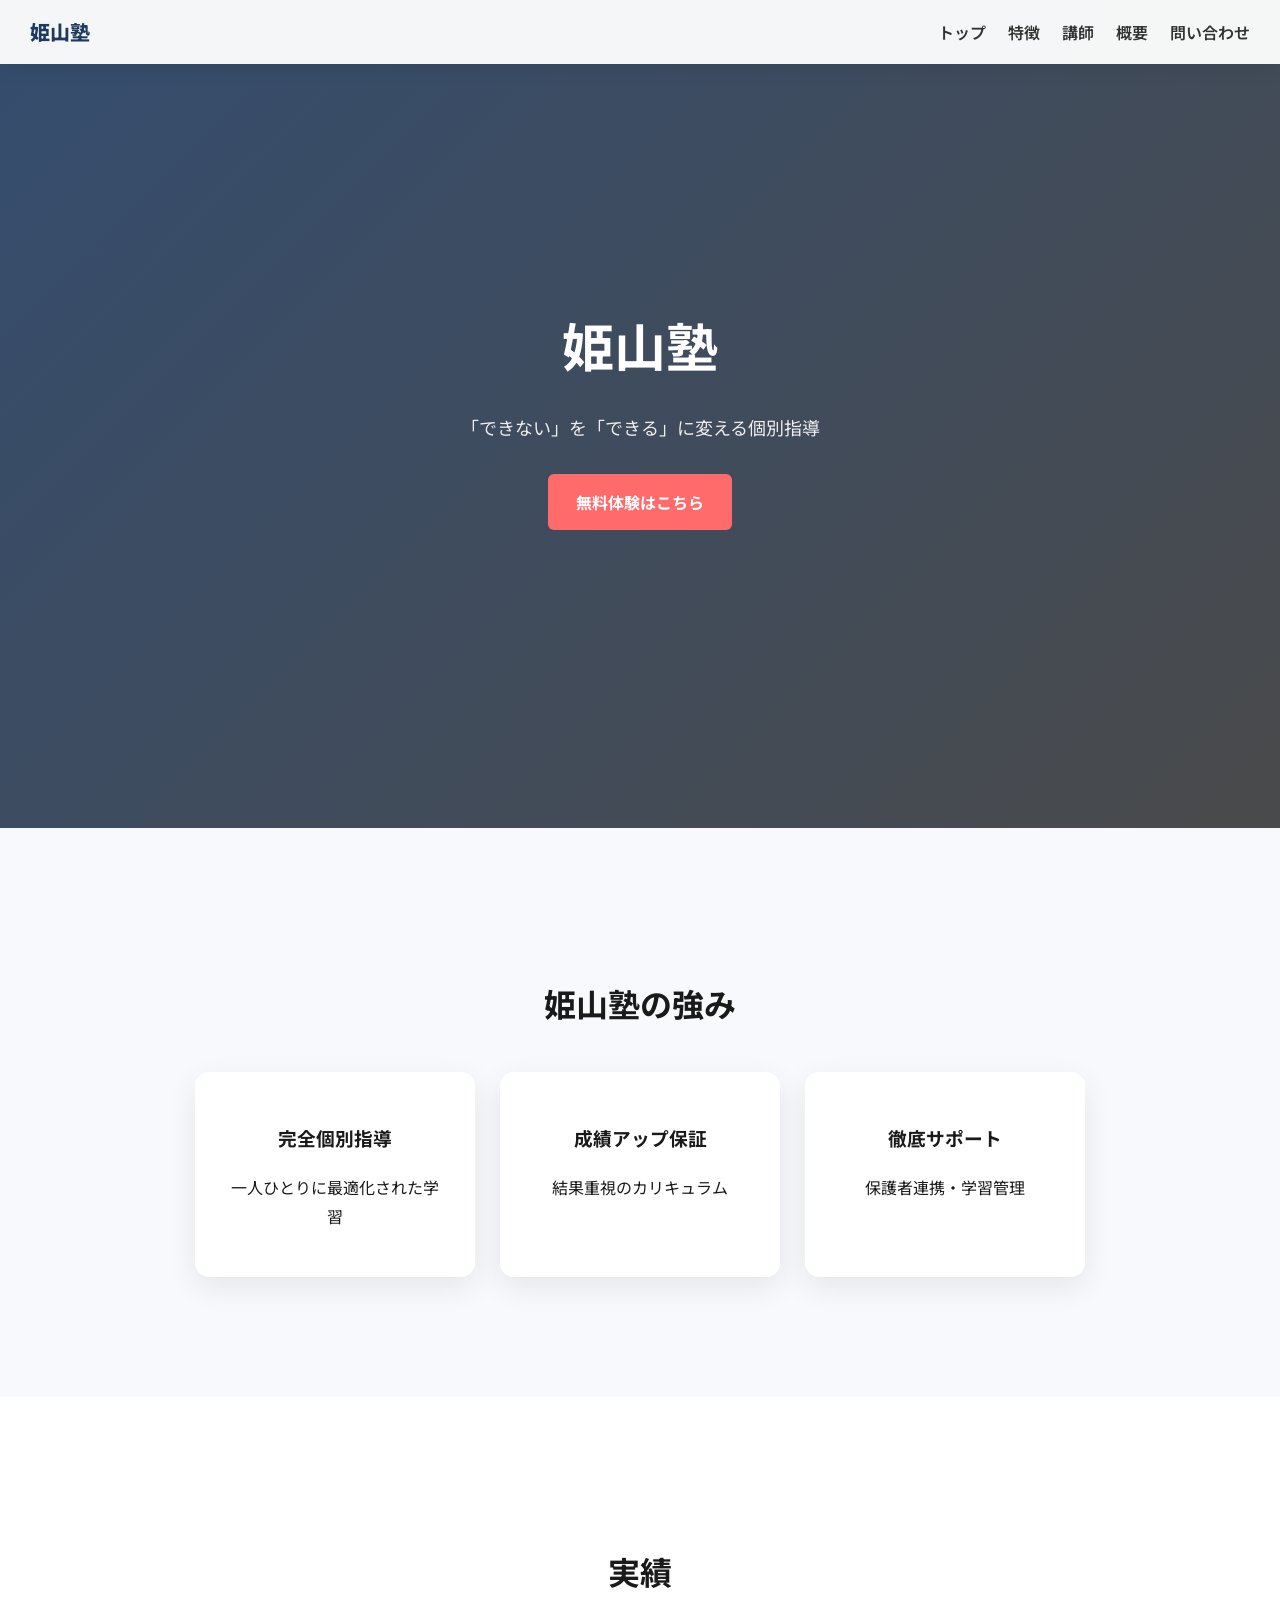
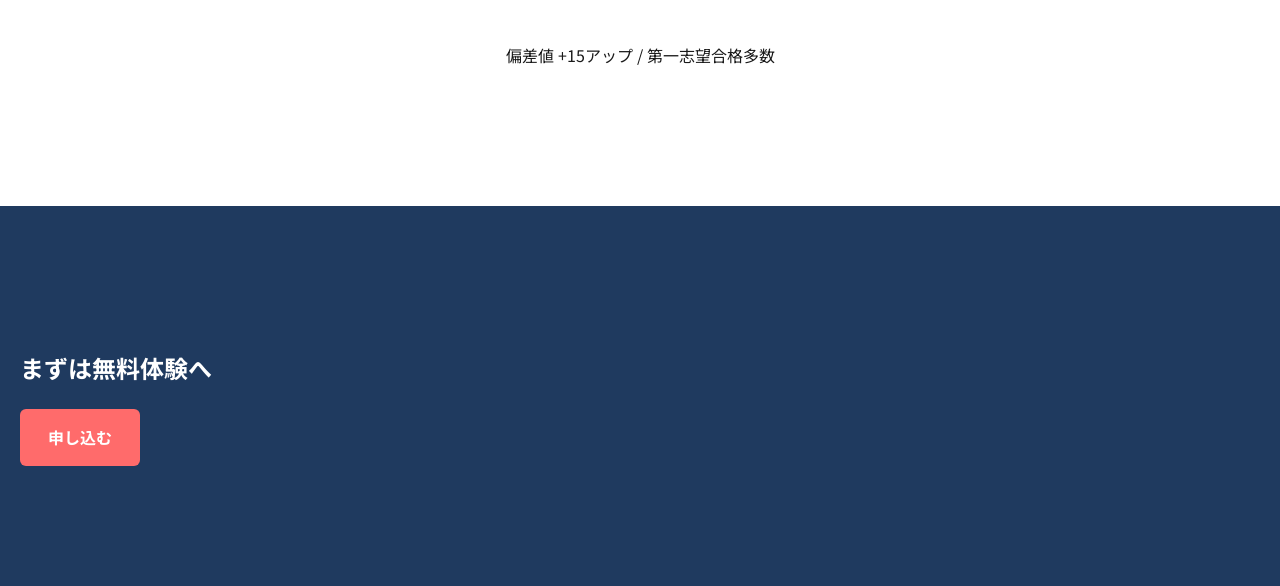
<file: index.html>
<!DOCTYPE html>
<html lang="ja">
<head>
<meta charset="UTF-8">
<meta name="viewport" content="width=device-width, initial-scale=1.0">
<title>姫山塾｜個別指導塾</title>

<link href="https://fonts.googleapis.com/css2?family=Noto+Sans+JP:wght@400;700&display=swap" rel="stylesheet">

<link rel="stylesheet" href="style.css">
<script defer src="nav.js"></script>
</head>

<body>

<section class="hero">
  <h1>姫山塾</h1>
  <p>「できない」を「できる」に変える個別指導</p>
  <a href="contact.html" class="btn">無料体験はこちら</a>
</section>

<section class="section">
  <h2>姫山塾の強み</h2>

  <div class="card-wrap">
    <div class="card">
      <h3>完全個別指導</h3>
      <p>一人ひとりに最適化された学習</p>
    </div>

    <div class="card">
      <h3>成績アップ保証</h3>
      <p>結果重視のカリキュラム</p>
    </div>

    <div class="card">
      <h3>徹底サポート</h3>
      <p>保護者連携・学習管理</p>
    </div>
  </div>
</section>

<section class="section result">
  <h2>実績</h2>
  <p>偏差値 +15アップ / 第一志望合格多数</p>
</section>

<section class="cta-box">
  <h2>まずは無料体験へ</h2>
  <a href="contact.html" class="btn">申し込む</a>
</section>

</body>
</html>
</file>
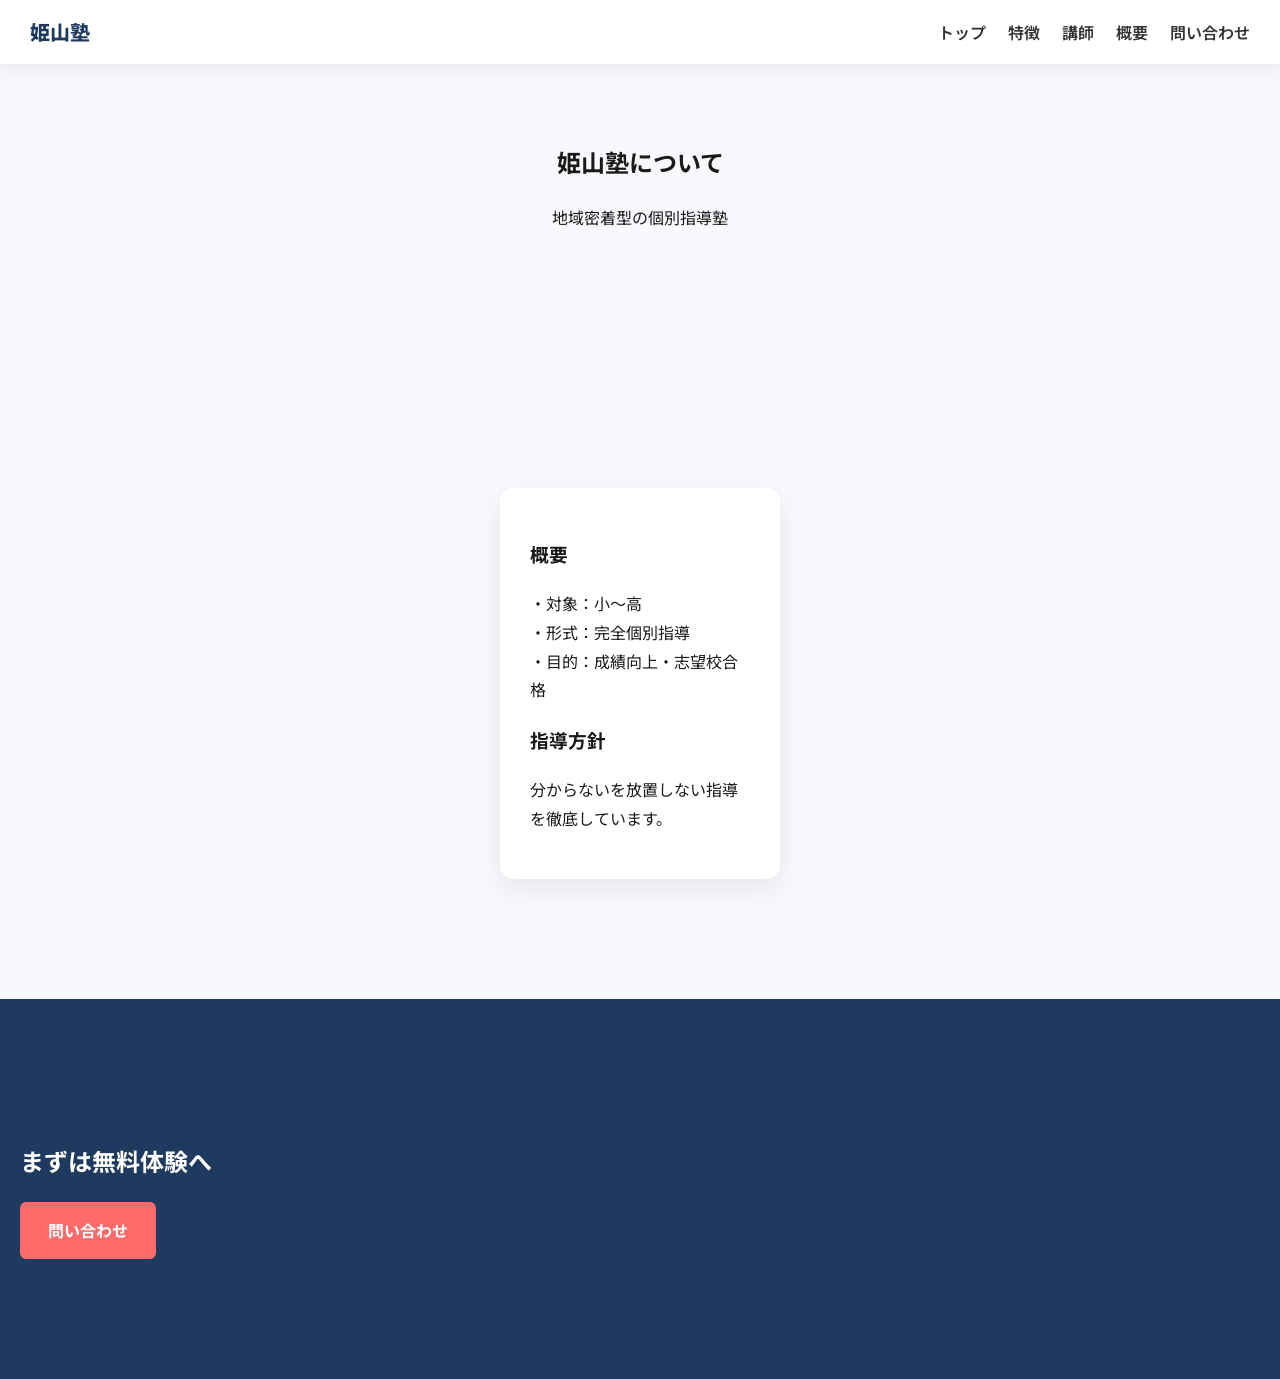
<file: about.html>
<!DOCTYPE html>
<html lang="ja">
<head>
<meta charset="UTF-8">
<meta name="viewport" content="width=device-width, initial-scale=1.0">
<title>概要 | 姫山塾</title>

<link href="https://fonts.googleapis.com/css2?family=Noto+Sans+JP:wght@400;700&display=swap" rel="stylesheet">

<link rel="stylesheet" href="style.css">
<script defer src="nav.js"></script>
</head>

<body>

<section class="section">
  <h1>姫山塾について</h1>
  <p>地域密着型の個別指導塾</p>
</section>

<section class="section">

  <div class="card" style="max-width:700px; margin:auto; text-align:left;">

    <h3>概要</h3>
    <p>
      ・対象：小〜高<br>
      ・形式：完全個別指導<br>
      ・目的：成績向上・志望校合格
    </p>

    <h3>指導方針</h3>
    <p>
      分からないを放置しない指導を徹底しています。
    </p>

  </div>

</section>

<section class="cta-box">
  <h2>まずは無料体験へ</h2>
  <a href="contact.html" class="btn">問い合わせ</a>
</section>

</body>
</html>
</file>
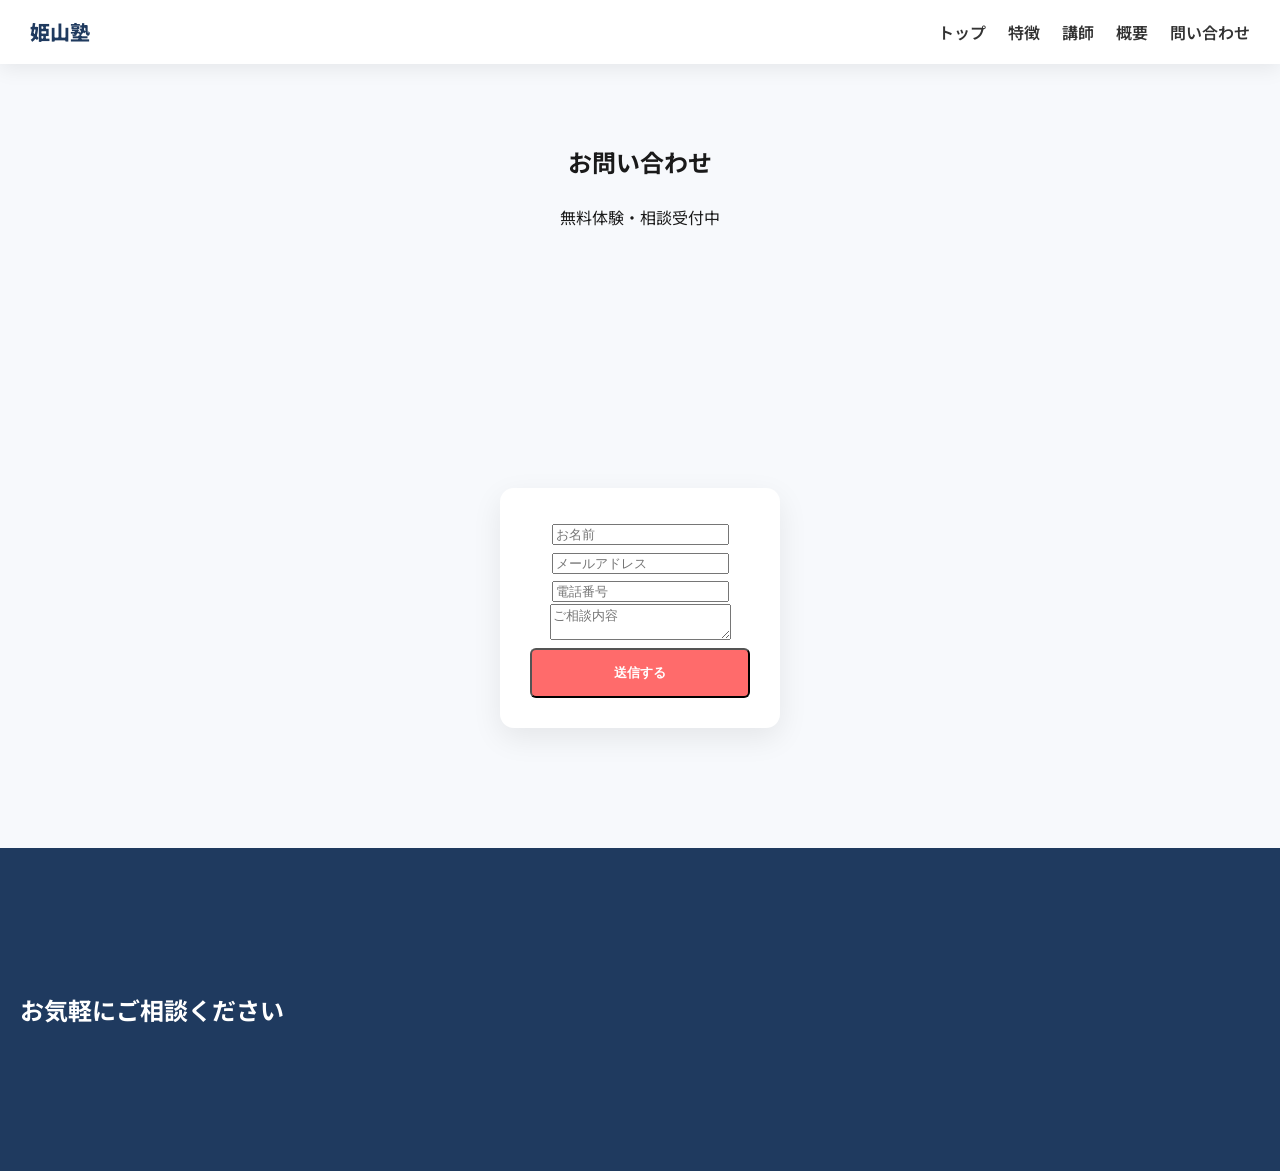
<file: contact.html>
<!DOCTYPE html>
<html lang="ja">
<head>
<meta charset="UTF-8">
<meta name="viewport" content="width=device-width, initial-scale=1.0">
<title>問い合わせ | 姫山塾</title>

<link href="https://fonts.googleapis.com/css2?family=Noto+Sans+JP:wght@400;700&display=swap" rel="stylesheet">

<link rel="stylesheet" href="style.css">
<script defer src="nav.js"></script>
</head>

<body>

<section class="section">
  <h1>お問い合わせ</h1>
  <p>無料体験・相談受付中</p>
</section>

<section class="section">

  <form class="card" style="max-width:600px; margin:auto;"
        action="https://formspree.io/f/your-id"
        method="POST">

    <input type="text" name="name" placeholder="お名前" required>
    <input type="email" name="email" placeholder="メールアドレス" required>
    <input type="tel" name="phone" placeholder="電話番号">

    <textarea name="message" placeholder="ご相談内容" required></textarea>

    <button type="submit" class="btn" style="width:100%;">
      送信する
    </button>

  </form>

</section>

<section class="cta-box">
  <h2>お気軽にご相談ください</h2>
</section>

</body>
</html>
</file>
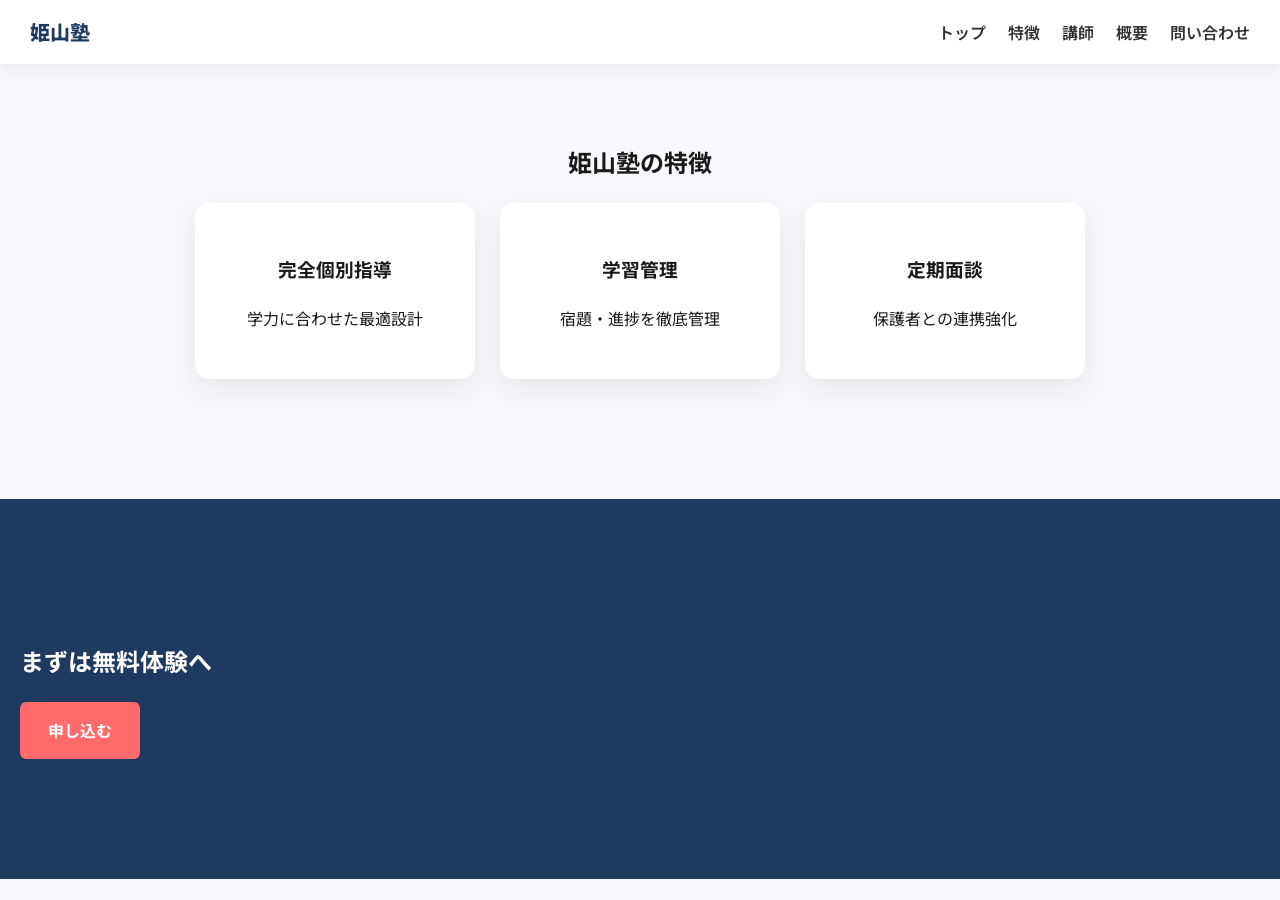
<file: features.html>
<!DOCTYPE html>
<html lang="ja">
<head>
<meta charset="UTF-8">
<meta name="viewport" content="width=device-width, initial-scale=1.0">
<title>特徴 | 姫山塾</title>

<link href="https://fonts.googleapis.com/css2?family=Noto+Sans+JP:wght@400;700&display=swap" rel="stylesheet">

<link rel="stylesheet" href="style.css">
<script defer src="nav.js"></script>
</head>

<body>

<section class="section">
  <h1>姫山塾の特徴</h1>

  <div class="card-wrap">

    <div class="card">
      <h3>完全個別指導</h3>
      <p>学力に合わせた最適設計</p>
    </div>

    <div class="card">
      <h3>学習管理</h3>
      <p>宿題・進捗を徹底管理</p>
    </div>

    <div class="card">
      <h3>定期面談</h3>
      <p>保護者との連携強化</p>
    </div>

  </div>
</section>

<section class="cta-box">
  <h2>まずは無料体験へ</h2>
  <a href="contact.html" class="btn">申し込む</a>
</section>

</body>
</html>
</file>
<file: style.css>
* {
  box-sizing: border-box;
}

body {
  margin: 0;
  font-family: "Noto Sans JP", sans-serif;
  color: #1a1a1a;
  background: #f7f9fc;
  line-height: 1.8;
  overflow-x: hidden;
}

/* ===== セクション ===== */
.section {
  padding: 120px 20px;
  text-align: center;
}

.section h2 {
  font-size: 32px;
  margin-bottom: 40px;
  font-weight: 700;
}

/* ===== HERO ===== */
.hero {
  min-height: 92vh;
  display: flex;
  flex-direction: column;
  justify-content: center;
  align-items: center;
  text-align: center;
  color: white;

  background:
    linear-gradient(135deg, rgba(31,58,95,0.9), rgba(0,0,0,0.7)),
    url("https://images.unsplash.com/photo-1584697964350-3e14c2b5a8e1");

  background-size: cover;
  background-position: center;
  padding: 0 20px;
}

.hero h1 {
  font-size: 52px;
  margin: 0;
}

.hero p {
  font-size: 18px;
  opacity: 0.9;
  margin: 20px 0 30px;
}

/* ===== ボタン ===== */
.btn {
  background: #ff6b6b;
  color: white;
  padding: 14px 28px;
  border-radius: 6px;
  text-decoration: none;
  font-weight: bold;
  display: inline-block;
  transition: 0.3s;
}

.btn:hover {
  transform: translateY(-2px);
  opacity: 0.9;
}

/* ===== カード ===== */
.card-wrap {
  display: flex;
  flex-wrap: wrap;
  gap: 25px;
  justify-content: center;
}

.card {
  width: 280px;
  background: white;
  padding: 30px;
  border-radius: 14px;
  box-shadow: 0 10px 30px rgba(0,0,0,0.08);
  transition: 0.3s;
}

.card:hover {
  transform: translateY(-6px);
}

/* ===== CTA ===== */
.cta-box {
  background: #1f3a5f;
  color: white;
  padding: 120px 20px;
}

/* ===== 実績 ===== */
.result {
  background: white;
}

.nav {
  position: fixed;
  top: 0;
  width: 100%;
  background: rgba(255,255,255,0.95);
  backdrop-filter: blur(10px);
  box-shadow: 0 4px 20px rgba(0,0,0,0.08);
  z-index: 1000;

  display: flex;
  justify-content: space-between;
  align-items: center;

  padding: 14px 30px;
}

.logo {
  font-size: 20px;
  font-weight: 800;
  color: #1f3a5f;
}

.menu {
  display: flex;
  gap: 22px;
}

.menu a {
  font-size: 16px;
  font-weight: 600;
  color: #333;
  text-decoration: none;
  position: relative;
}

/* 下線アニメーション */
.menu a::after {
  content: "";
  position: absolute;
  left: 0;
  bottom: -6px;
  width: 0%;
  height: 2px;
  background: #ff6b6b;
  transition: 0.3s;
}

.menu a:hover {
  color: #ff6b6b;
}

.menu a:hover::after {
  width: 100%;
}

/* スマホ対応 */
@media (max-width: 768px) {
  .menu {
    gap: 12px;
    flex-wrap: wrap;
    justify-content: flex-end;
  }

  .logo {
    font-size: 18px;
  }
}

.logo a {
  text-decoration: none;   /* 下線消す */
  color: #1f3a5f;         /* 濃い青 */
  font-weight: 800;
  font-size: 20px;
}

.logo a:hover {
  opacity: 0.7;
}

.menu a.active {
  color: #ff6b6b;
  font-weight: 700;
}

/* 下線も常時表示 */
.menu a.active::after {
  width: 100%;
}
</file>
